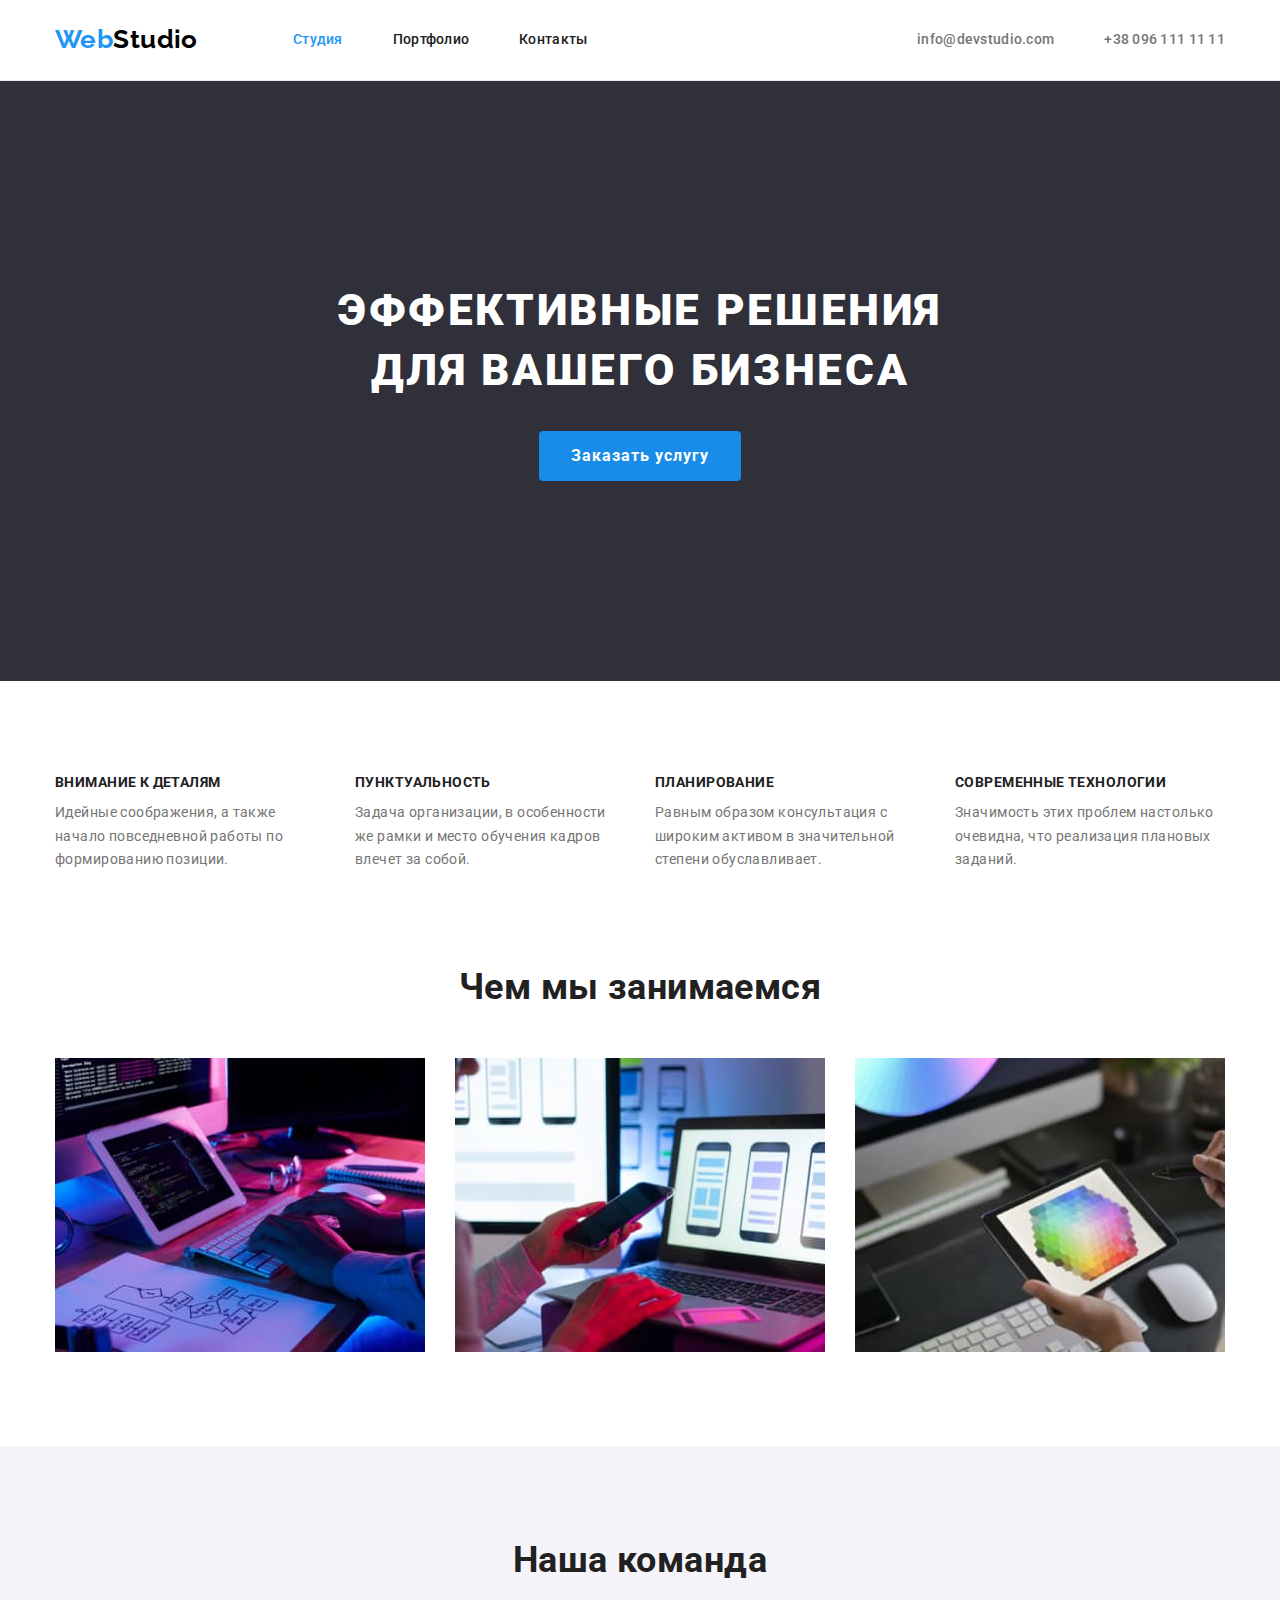
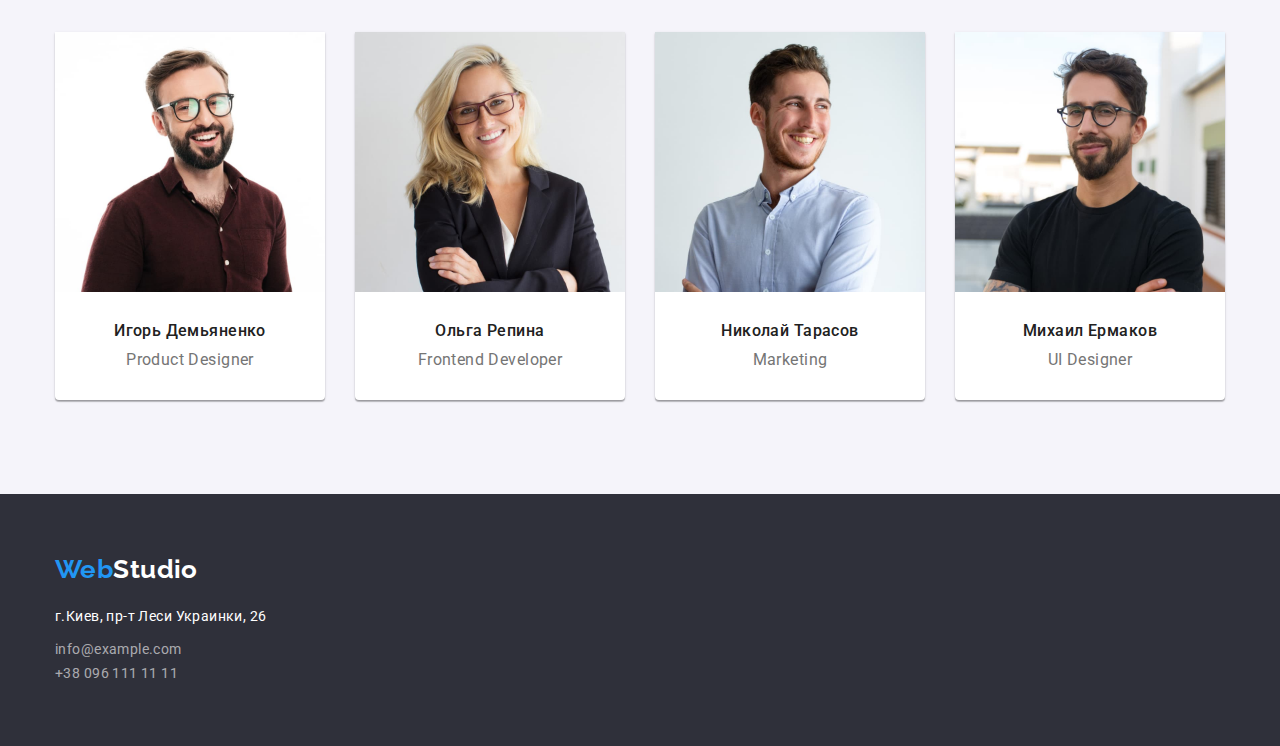
<file: index.html>
<!DOCTYPE html>
<html lang="ru">
  <head>
    <meta charset="UTF-8">
    <meta name="viewport" content="width=device-width, initial-scale=1.0">
    <meta http-equiv="X-UA-Compatible" content="IE=Edge" />
    <title>Web Studio 2.1</title>
    <meta name="description" content="Версия макета Web Studio 2.1">

    <link rel="preconnect" href="https://fonts.googleapis.com">
    <link rel="preconnect" href="https://fonts.gstatic.com" crossorigin>
    <link href="https://fonts.googleapis.com/css2?family=Raleway:wght@700&family=Roboto:wght@400;500;700;900&display=swap" rel="stylesheet">

    <link rel="stylesheet"  href=https://cdnjs.cloudflare.com/ajax/libs/modern-normalize/1.1.0/modern-normalize.min.css>

    <link rel="stylesheet" href="./css/styles.css">
  </head>
  <body>
    <header class="header">
      <div class="container main-nav">
        <nav class="nav">
            <!-- Логототип -->
          <a class="logo link" href="./index.html">
            <span class="web-logo">Web</span>Studio
          </a>
          
          <!-- Меню в хедере -->
          <ul class="nav-site list">
            <li class="item"><a class="link current" href="./index.html">Студия</a></li>
            <li class="item"><a class="link" href="./portfolio.html">Портфолио</a></li>
            <li class="item"><a class="link" href="#">Контакты</a></li>
          </ul>
        </nav>
        <!-- Контакты в хедере -->      
        <ul class="contacts list"> 
          <li class="item"><a class="link" href="mailto:info@devstudio.com">info@devstudio.com</a></li>
          <li class="item"><a class="link" href="tel:380961111111">+38 096 111 11 11</a></li>
        </ul>
      </div>
    </header>
    <main>
      <!--  Hero секция -->
      <section class="hero">
        <div class="hero-content">
          <h1 class="hero-title">Эффективные решения<br>для вашего бизнеса</h1>
          <button class="button-hero" type="button">Заказать услугу</button>
        </div>
      </section>

      <!--  Особенности (features) -->
      <section class="features">
        <div class="container-features">
          <!-- скрытый заголовок -->
          <h2 class="unvisible-title"> Особенности</h2>
          <ul class=" features-list list">
            <li class="item">
              <h3 class="features-title">Внимание к деталям</h3>
              <p class="features-text">Идейные соображения, а также начало повседневной работы по формированию позиции.</p>
            </li>
            <li class="item">
              <h3 class="features-title">Пунктуальность</h3>
              <p class="features-text">Задача организации, в особенности же рамки и место обучения кадров влечет за собой.</p>
            </li>
            <li class="item">
              <h3 class="features-title">Планирование</h3>
              <p class="features-text">Равным образом консультация с широким активом в значительной степени обуславливает.</p>
            </li>
            <li class="item">
              <h3 class="features-title">Современные технологии</h3>
              <p class="features-text">Значимость этих проблем настолько очевидна, что реализация плановых заданий.</p>
            </li>
          </ul>
        </div>
      </section>

         <!-- Чем мы занимаемся -->
      <section class="images">
        <div class="container">
          <h2 class="title">Чем мы занимаемся</h2>
          <ul class="list">
            <li class="item"><img src="./images/keyboard1.jpg" width="370" alt="клавиатура, монитор, лист бумаги"></li>
            <li class="item"><img src="./images/notebook2.jpg" width="370" alt="ноутбук с  вариантами дизайна"></li>
            <li class="item"><img src="./images/tablet3.jpg" width="370" alt="планшетc палитрой цветов"></li>
          </ul>
        </div>
      </section>

       <!-- Наша команда -->
      <section class="team">
        <div class="container">
          <h2 class="team-title">Наша команда</h2>
          <ul class="team-list list">
            <li class="team-item">
              <img
              src="./images/igor_demyanenko.jpg"
                class="team-photo"
                alt="фото Игоря"
                title="Игорь Демьяненко"
                width="270"
                height="260"
              />
              <div class="team-content">
                <h3 class="team-name">Игорь Демьяненко</h3>
                <p class="team-text">Product Designer</p>
              </div>
            </li>
            <li class="team-item">
              <img
              src="./images/olga_repina.jpg"
                class="team-photo"
                alt="фото Ольги"
                title="Ольга Репина"
                width="270"
                height="260"
              />
              <div class="team-content">
                <h3 class="team-name">Ольга Репина</h3>
                <p class="team-text">Frontend Developer</p>
              </div>
            </li>
            <li class="team-item">
              <img
              src="./images/nikolay_tarasov.jpg"
                class="team-photo"
                alt="фото Николая"
                title="Николай Тарасов"
                width="270"
                height="260"
              />
              <div class="team-content">
                <h3 class="team-name">Николай Тарасов</h3>
                <p class="team-text">Marketing</p>
              </div>
            </li>
            <li class="team-item">
              <img
              src="./images/mikhail_ermakov.jpg" 
                class="team-photo"
                alt="фото Михаила"
                title="Михаил Ермаков"
                width="270"
                height="260"
              />
              <div class="team-content">
                <h3 class="team-name">Михаил Ермаков</h3>
                <p class="team-text">UI Designer</p>
              </div>
            </li>
          </ul>
        </div>
      </section>
    </main>

    <!--footer страницы-->
    <footer class="footer">
      <div class="container">
        <div class="address">
          <!-- Логотип в футере -->
          <a class="logo link" href="./index.html">
          <span class="web-logo">Web</span>Studio</a>
        
          <!-- Контакты в футере -->
          <address class="contacts-footer">
            <p class="footer-location">г.Киев, пр-т Леси Украинки, 26</p>
            <ul class="list">
              <li>
                <a class="link" href="mailto:info@example.com">info@example.com</a>
              </li>
              <li>
                <a class="link" href="tel:+380961111111">+38 096 111 11 11</a>
              </li>
            </ul>
          </address>
        </div>
      </div>
    </footer>
  </body>
</html>
</file>
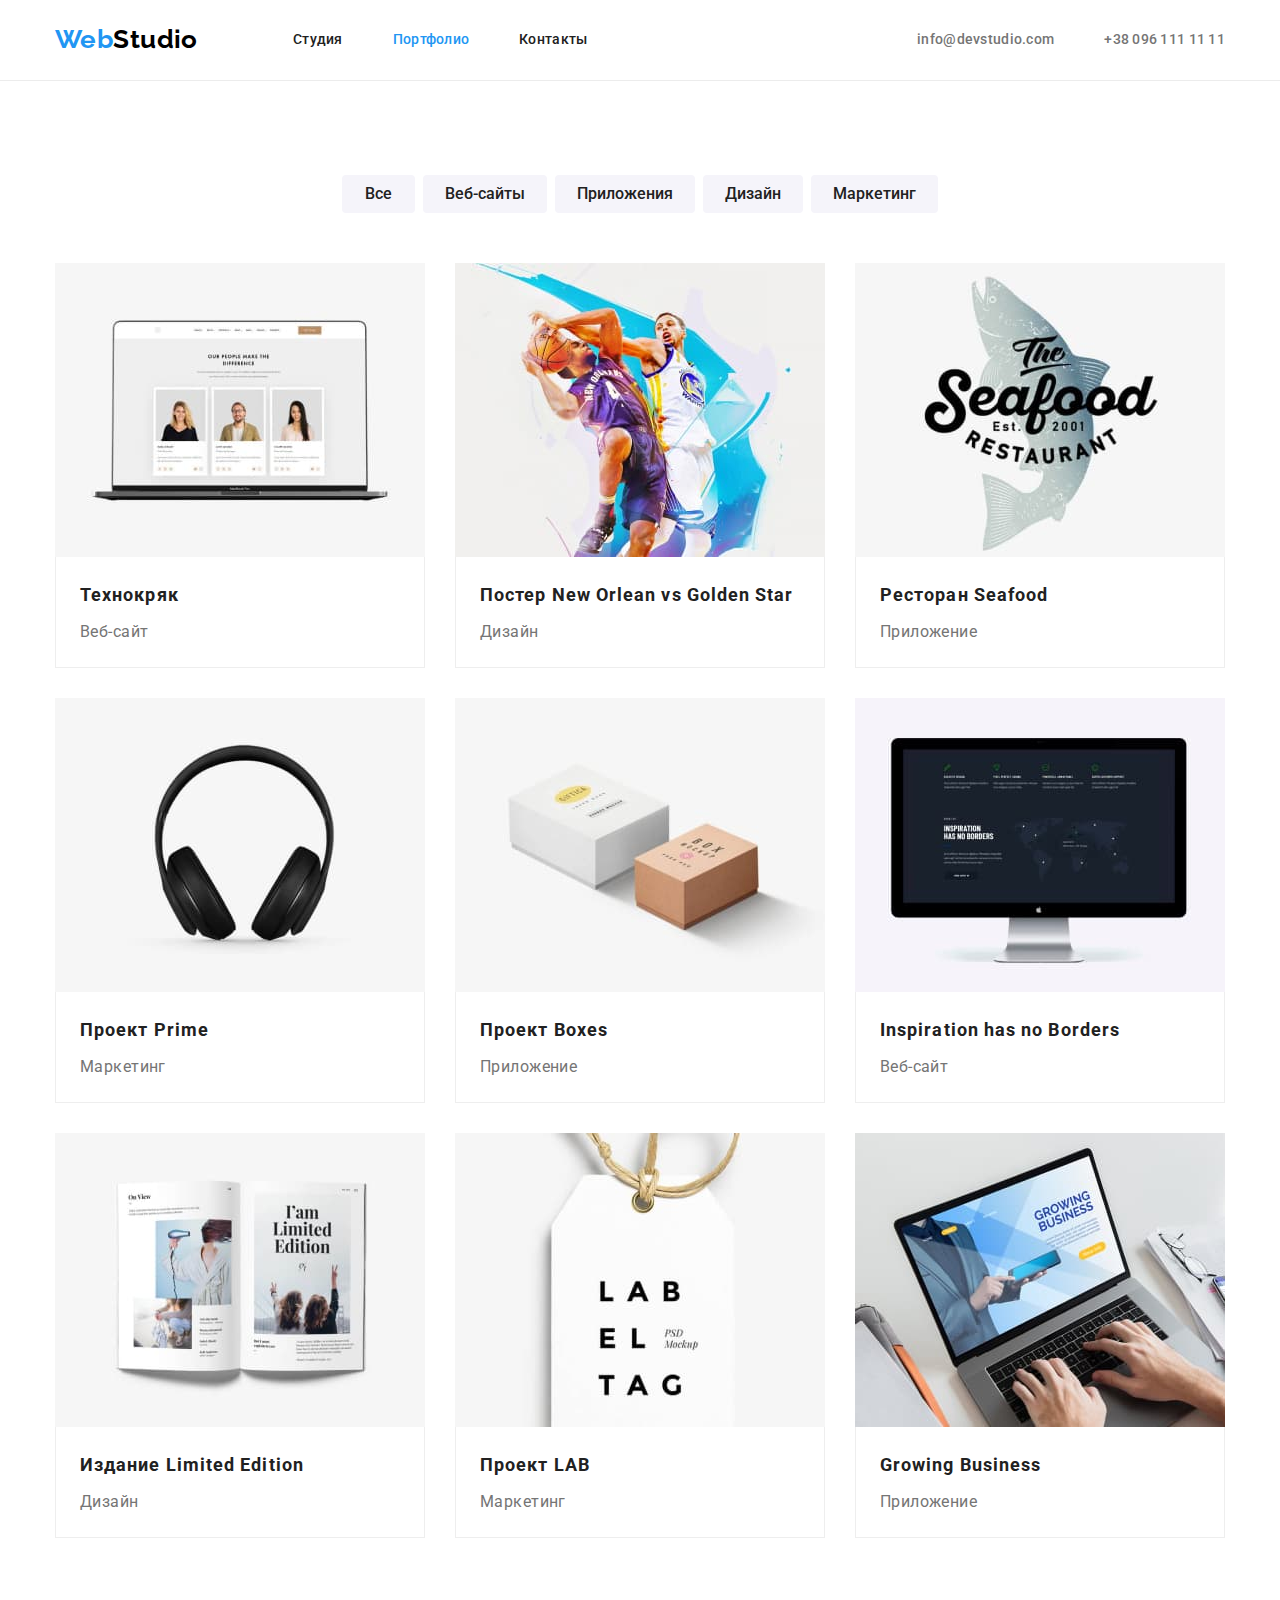
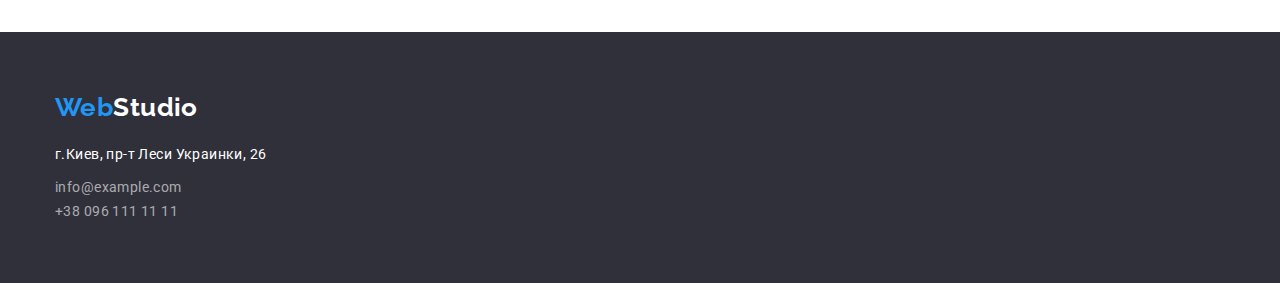
<file: portfolio.html>
<!DOCTYPE html>
<html lang="ru">
  <head>
    <meta charset="UTF-8">
    <meta name="viewport" content="width=device-width, initial-scale=1.0">
    <meta http-equiv="X-UA-Compatible" content="IE=Edge" />
    <title>Web Studio 2.1</title>
    <meta name="description" content="Версия макета Web Studio 2.1">

    <link rel="preconnect" href="https://fonts.googleapis.com">
    <link rel="preconnect" href="https://fonts.gstatic.com" crossorigin>
    <link href="https://fonts.googleapis.com/css2?family=Raleway:wght@700&family=Roboto:wght@400;500;700;900&display=swap" rel="stylesheet">

    <link rel="stylesheet"  href=https://cdnjs.cloudflare.com/ajax/libs/modern-normalize/1.1.0/modern-normalize.min.css>

    <link rel="stylesheet" href="./css/styles.css">
  </head>
  <body>

     <!-- Шапка сайта-->
    <header class="header">
      <div class="container main-nav">
        <nav class="nav">
            <!-- Логототип -->
          <a class="logo link" href="./index.html">
            <span class="web-logo">Web</span>Studio
          </a>
          
          <!-- Меню в хедере -->
          <ul class="nav-site list">
            <li class="item"><a class="link" href="./index.html">Студия</a></li>
            <li class="item"><a class="link current" href="./portfolio.html">Портфолио</a></li>
            <li class="item"><a class="link" href="#">Контакты</a></li>
          </ul>
        </nav>
        <!-- Контакты в хедере -->      
        <ul class="contacts list"> 
          <li class="item"><a class="link" href="mailto:info@devstudio.com">info@devstudio.com</a></li>
          <li class="item"><a class="link" href="tel:380961111111">+38 096 111 11 11</a></li>
        </ul>
      </div>
    </header>

    <!-- основная секция -->
    <main> 
      <section class="portfolio-section">
        <div class="container">
          <h1 class="unvisible-title">Примеры работ</h1>

           <!-- Кнопки (filters) -->
          <ul class="filters list">
            <li class="filters-item"><button type="button" class="filters-button">Все</button></li>
            <li class="filters-item"><button type="button" class="filters-button">Веб-сайты</button></li>
            <li class="filters-item"><button type="button" class="filters-button">Приложения</button></li>
            <li class="filters-item"><button type="button" class="filters-button">Дизайн</button></li>
            <li class="filters-item"><button type="button" class="filters-button">Маркетинг</button></li>
          </ul>

            <!-- Портфолио работ-->
          <ul class="portfolio list">
            <li class="portfolio-item" >
              <a class="portfolio-link" href="#">
                <div class="portfolio-image">
                  <img src="./images/project1.jpg" width="370" alt="страница сайта Технокряк"/>
                </div>
                <div class="portfolio-content">
                  <h2 class="portfolio-title">Технокряк</h2>
                  <p class="portfolio-text">Веб-сайт</p>
                </div>
              </a>
            </li>
            <li class="portfolio-item">
              <a class="portfolio-link" href="#">
                <img src="./images/project2.jpg" width="370" alt="два баскетболиста"/> 
                <div class="portfolio-content">
                  <h2 class="portfolio-title">Постер New Orlean vs Golden Star</h2>
                  <p class="portfolio-text">Дизайн</p>
                </div>
              </a>
            </li>
            <li class="portfolio-item">
              <a class="portfolio-link" href="#">
                <img src="./images/project3.jpg" width="370" alt="Ресторан Seafood"/>
                <div class="portfolio-content">
                  <h2 class="portfolio-title">Ресторан Seafood</h2>
                  <p class="portfolio-text">Приложение</p>
                </div>
                </a>
            </li>
            <li class="portfolio-item">
              <a class="portfolio-link" href="#">
                <img src="./images/project4.jpg" width="370" alt="аудио наушники"/>
                <div class="portfolio-content"> 
                  <h2 class="portfolio-title">Проект Prime</h2>
                  <p class="portfolio-text">Маркетинг</p>
                </div>
              </a> 
            </li> 
            <li class="portfolio-item">
              <a class="portfolio-link" href="#">
                <img src="./images/project5.jpg" width="370" alt="две коробки рядом"/>
                <div class="portfolio-content">
                  <h2 class="portfolio-title">Проект Boxes</h2>
                  <p class="portfolio-text">Приложение</p>
                </div>
              </a>     
            </li>
            <li class="portfolio-item">
              <a class="portfolio-link" href="#"> 
                <img src="./images/project6.jpg" width="370" alt="монитор с открытой веб-страницей"/>
                <div class="portfolio-content">
                  <h2 class="portfolio-title">Inspiration has no Borders</h2>
                  <p class="portfolio-text">Веб-сайт</p>
                </div>
              </a>
            </li>
            <li class="portfolio-item">
              <a class="portfolio-link" href="#"> 
                <img src="./images/project7.jpg" width="370" alt="разворот журнала Limited Edition"/>
                <div class="portfolio-content">
                  <h2 class="portfolio-title">Издание Limited Edition</h2>
                  <p class="portfolio-text">Дизайн</p>
                </div>
              </a>
            </li>
            <li class="portfolio-item">
              <a class="portfolio-link" href="#"> 
                <img src="./images/project8.jpg" width="370" alt="ярлык с надписью LAB EL TAG"/> 
                <div class="portfolio-content">
                  <h2 class="portfolio-title">Проект LAB</h2>
                  <p class="portfolio-text">Маркетинг</p>
                </div>
              </a>     
            </li>
            <li class="portfolio-item">
              <a class="portfolio-link" href="#">
                <img src="./images/project9.jpg" width="370" alt="монитор с открытым приложением"/>
                <div class="portfolio-content"> 
                  <h2 class="portfolio-title">Growing Business</h2>
                  <p class="portfolio-text">Приложение</p>
                </div>
              </a>   
            </li>
          </ul>
        </div> 
      </section>
    </main>  

    <!--footer сайта-->
    <footer class="footer">
      <div class="container">
        <div class="address">
          <!-- Логотип в футере -->
          <a class="logo link" href="./index.html">
          <span class="web-logo">Web</span>Studio</a>
        
          <!-- Контакты в футере -->
          <address class="contacts-footer">
            <p class="footer-location">г.Киев, пр-т Леси Украинки, 26</p>
            <ul class="list">
              <li>
                <a class="link" href="mailto:info@example.com">info@example.com</a>
              </li>
              <li>
                <a class="link" href="tel:+380961111111">+38 096 111 11 11</a>
              </li>
            </ul>
          </address>
        </div>
      </div>
    </footer>
  </body>
</html>
</file>
<file: css/styles.css>
/* цвет текста параграфов основной #757575 */
/*  цвет текста вторичный для заголовков #212121 */
/* основной фон #ffffff */
/* дополнительный фон блока team  #f5f4fa */
/* цвет web-лого, кнопок под курсором, активных ссылок #2196f3 */
/* фон героя и футера #2f303a */
/* цвет studio-лого  вверху  #000000 */
/* цвет адреса, studio-лого внизу   #ffffff */
/* фон кнопки  "Заказать услугу" в Герое #188ce8 */

:root {
  --basic-text-color: #757575;
  --secondary-text-color: #212121;
  --accent-color: #2196f3;
  --basic-background-color: #ffffff;
  --secondary-background-color: #2f303a;
  --team-background-color: #f5f4fa;
  --logo-header-color:#000000;
  --logo-footer-color:#ffffff;
  --addressdown-color:#ffffff;
  --secondary-addressdown-color:rgba(255, 255, 255, 0.6);
  --button-hero-color:#188ce8;
}

body {
  font-family: Roboto, sans-serif;
  font-size: 14px;
  line-height: 1.71;
  letter-spacing: 0.03em;
  background-color: var(--basic-background-color);
  color: var(--basic-text-color);
}

.list {
  padding: 0;
  margin: 0;
  list-style: none;
}

.container {
  margin-left: auto;
  margin-right: auto;
  padding: 0 15px;

  width: 1200px;
}

img {
  display: block;
  max-width: 100%;
  height: auto;
}

.header {
  margin-right: auto;
  margin-left: auto;
  max-width: 1600px;

  border-bottom: 1px solid #ececec;
}

.main-nav {
  display: flex;
  align-items: center;
}

.nav {
  display: flex;
  align-items: center;
}


.link {
  text-decoration: none;
}

/*логотип в хедере */

.logo {
  margin-right: 93px;
  width: 145px;
  height: 31px;

  font-family: Raleway, sans-serif;
  font-weight: 700;
  font-size: 26px;
  line-height: 1.19;
  text-decoration: none;
  color: var(--logo-header-color);
}

.web-logo {
  color: var(--accent-color);
}


/* Меню nav в хедере */

.nav-site {
  display: flex;
}

.nav-site .item:not(:last-child) {
  margin-right: 50px;
}


.nav > .list .link {
  display: block;
  padding-top: 32px;
  padding-bottom: 32px;

  font-weight: 500;
  font-size: 14px;
  line-height: 1.14;
  letter-spacing: 0.02em;
  color: var(--secondary-text-color);
 }

.nav > .list .link:hover,
.nav > .list .link:focus {
  color: var(--accent-color);
}
.nav-site .link.current {
  color: var(--accent-color);
}

  /* Контакты в хедере */
.contacts {
  display: flex;
  margin-left: auto;

  list-style: none;
}

.contacts .item:not(:last-child) {
  margin-right: 50px;
}

.contacts .link {
  display: block;
  padding-top: 32px;
  padding-bottom: 32px;

  font-weight: 500;
  font-size: 14px;
  line-height: 1.14;
  letter-spacing: 0.02em;
  text-decoration: none;
  color: var(--basic-text-color);
}

.contacts .link:hover,
.contacts .link:focus {
  color: var(--accent-color);
}
 
/* Hero секция */
/* Паддинги ниже будут удалены, оставлены для визуализации */

.hero {
  padding: 200px 0;
  margin-right: auto;
  margin-left: auto;
  max-width: 1600px;

  text-align: center;
  background-color: var(--secondary-background-color);
  color: var(--basic-background-color);
}

.hero-content {
  margin-right: auto;
  margin-left: auto;
  max-width: 696px;
}

.hero-title {
  margin-top: 0;
  margin-bottom: 30px;

  font-weight: 900;
  font-size: 44px;
  line-height: 1.36;
  text-align: center;
  text-transform: uppercase;
  letter-spacing: 0.06em;
}


/* кнопка c надписью Заказать услугу */

.button-hero {
  display: inline-block;
  padding: 10px 32px;
  min-width: 200px;
  height: 50px;
  border-radius: 4px;
  border: 0px solid transparent;

  font-weight: 700;
  font-size: 16px;
  line-height: 1.88;
  align-items: center;
  text-align: center;
  letter-spacing: 0.06em;

  background-color: var(--button-hero-color);
  color: var(--basic-background-color);

  cursor: pointer;
}

.button-hero:hover,
.button-hero:focus {
  color: var(--accent-color);
  background-color: var(--basic-background-color);
}

/* Особенности (features)   */
.features {
  padding-top: 94px;
  padding-bottom: 94px;
}
.container-features {
  margin-left: auto;
  margin-right: auto;
  padding: 0 15px;

  width: 1200px;
}

.features-list {
  display: flex;
  margin-right: -30px;
}

.features .item {
  width: calc((100% - 120px) / 4);
  margin-right: 30px;
}



.features-title {
  margin-top: 0;
  margin-bottom: 10px;

  font-weight: 700;
  font-size: 14px;
  line-height: 1.14;
  text-transform: uppercase;
  color: var(--secondary-text-color);
}

.features-text {
  margin-top: 0;
  margin-bottom: 0;
}


/* Чем мы занимаемся */


.images {
  padding-bottom: 94px;
}

.images .title {
  margin: 0;
  margin-bottom: 50px;

  font-weight: 700;
  font-size: 36px;
  line-height: 1.17;
  text-align: center;
  color: var(--secondary-text-color);
}

.images .list {
  display: flex;
  justify-content: center;
}

.images .list > .item:not(:last-child) {
  margin-right: 30px;
}
.images .list > .item > img {
  display: block;
}


/* Наша команда */

/* Тайтлы Чем мы занимаемся + Наша команда */

.team-title {
  margin-top: 0;
  margin-bottom: 50px;

  color: var(--secondary-text-color);

  font-weight: 700;
  font-size: 36px;
  line-height: 1.16;
  text-align: center;
}

/* Секция с фотографиями команды */

.team {
  padding-top: 94px;
  padding-bottom: 94px;
  margin-right: auto;
  margin-left: auto;
  max-width: 1600px;

  background-color: var(--team-background-color);
}

.team-list {
  display: flex;
}

.team-item {
  width: calc((100% - 90px) / 4);

  background-color: #ffffff;
  box-shadow: 0px 1px 3px rgba(0, 0, 0, 0.12), 0px 1px 1px rgba(0, 0, 0, 0.14),
    0px 2px 1px rgba(0, 0, 0, 0.2);
  border-bottom-right-radius: 4px;
  border-bottom-left-radius: 4px;
}

.team-item:not(:last-child) {
  margin-right: 30px;
}

.team-content {
  padding: 30px 0;
  text-align: center;
}

.team-name {
  margin-top: 0;
  margin-bottom: 10px;

  color: var(--secondary-text-color);

  font-weight: 500;
  font-size: 16px;
  line-height: 1.18;
}

.team-text {
  margin-top: 0;
  margin-bottom: 0;

  font-size: 16px;
  line-height: 1.18;
}

/* вторая страница PORTFOLIO */

.portfolio-section {
  padding: 94px 0;
}

/* Кнопки filters */
.filters {
  display: flex;
  justify-content: center;
  margin-bottom: 50px;
}

.filters-item:not(:last-child) {
  margin-right: 8px;
}

.filters-button {
  display: inline-block;
  padding: 6px 22px;
  min-width: 73px;
  height: 38px;
  border-radius: 4px;
  border: 0px solid transparent;


  font-family: inherit;
  font-weight: 500;
  font-size: 16px;
  line-height: 1.62;
  text-align: center;

  background-color: var(--team-background-color);
  color: var(--secondary-text-color);
}

.filters .filters-button:hover,
.filters .filters-button:focus {
  background-color: var(--accent-color);
  color: var(--basic-background-color);

  cursor: pointer;
}
/* Проекты projects  */
/* Сетка портфолио */

.unvisible-title {
  display: none;
}

.portfolio {
  display: flex;
  flex-wrap: wrap;
}

.portfolio-item {
  width: calc((100% - 60px) / 3);
  margin-right: 30px;
  margin-bottom: 30px;
}

.portfolio-item:nth-child(3n) {
  margin-right: 0px;
}

.portfolio-item:nth-last-child(-n + 3) {
  margin-bottom: 0px;
}

.portfolio-link {
  text-decoration: none;
}

/* Пустой div для будущего дополнения картинки 

.portfolio-image {

} */

.portfolio-content {
  padding: 20px 24px;

  border-right-width: 1px;
  border-right-style: solid;
  border-right-color: #eeeeee;

  border-bottom-width: 1px;
  border-bottom-style: solid;
  border-bottom-color: #eeeeee;

  border-left-width: 1px;
  border-left-style: solid;
  border-left-color: #eeeeee;
}

.portfolio-title {
  margin-top: 0;
  margin-bottom: 4px;

  color: var(--secondary-text-color);

  font-weight: 700;
  font-size: 18px;
  line-height: 2;
  letter-spacing: 0.06em;
}

.portfolio-text {
  margin: 0;

  color: var(--basic-text-color);

  font-size: 16px;
  line-height: 1.87;
}



/* Футер */

.footer {
  padding: 60px 0px;
  margin-right: auto;
  margin-left: auto;
  background-color: var(--secondary-background-color);
}

.address {
  width: calc((100% - 30px * 2) / 4);
}



/* logo в футере */
.footer  .logo {
  display: inline-block;
  margin-bottom: 20px;

  color: var(--logo-footer-color);
}

/* адрес и контакты в футере */

.contacts-footer {
  color:#ffffff;
  font-style: normal;
}

.contacts-footer {
  display: flex;
  flex-direction: column;

  font-style: normal;
  /* font-size: 14px; */
}



.contacts-footer .link {
  margin-top: 9px;
  text-decoration: none;
  
  color:var(--secondary-addressdown-color);
}

.contacts-footer .link:last-child {
  margin-bottom: 0;
}



.contacts-footer .link:hover,
.contacts-footer .link:focus {
  color: var(--accent-color);
}

.contacts-footer .link:last-child {
  margin-bottom: 0;
}

.footer-location {
  margin-top: 0;
  margin-bottom: 9px;
}
</file>
